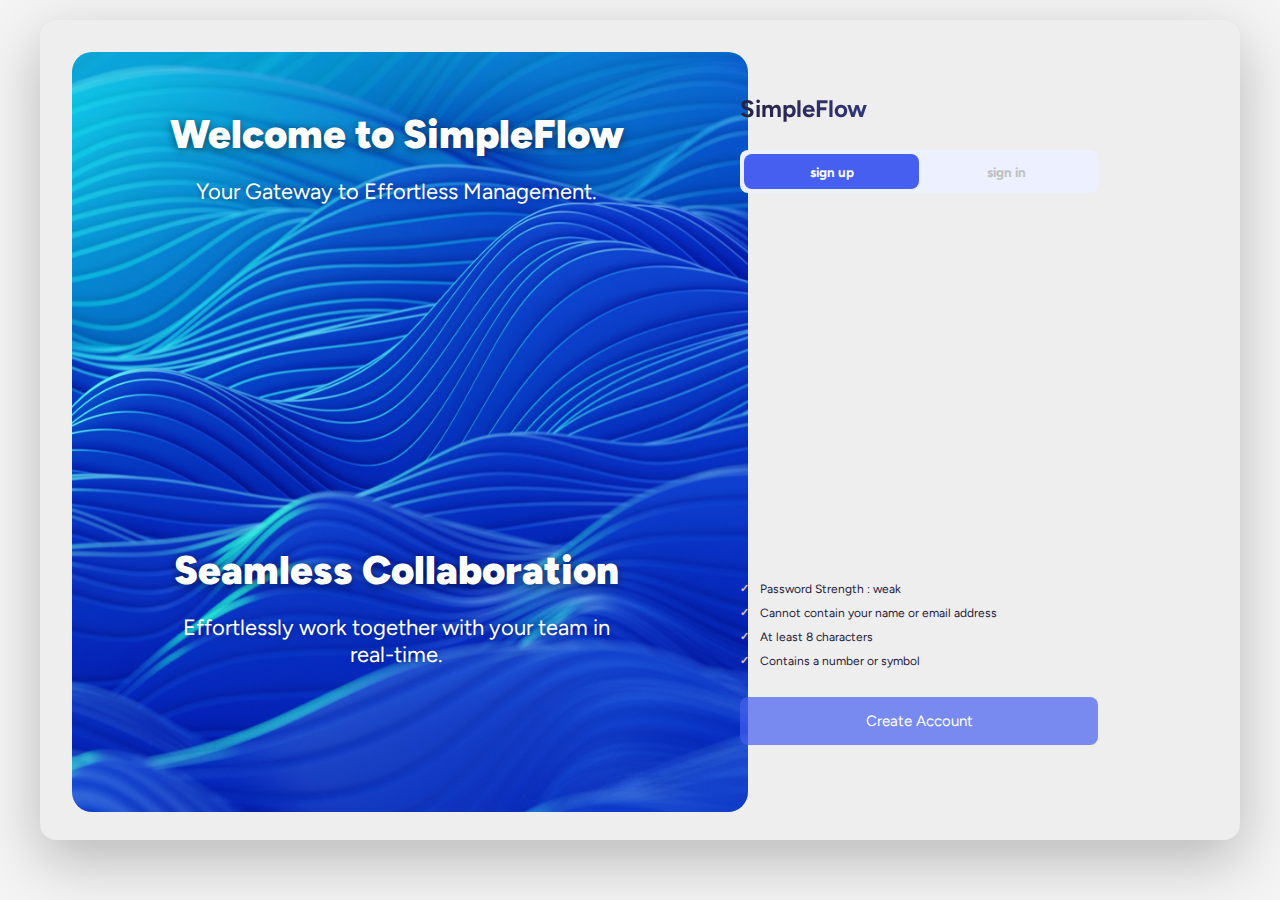
<file: index.html>
<!DOCTYPE html>
<html lang="en">
  <head>
    <meta charset="UTF-8" />
    <meta name="viewport" content="width=device-width, initial-scale=1.0" />
    <title>Login Page</title>
    <link rel="stylesheet" href="style/style.css" />
    <link
      href="https://fonts.googleapis.com/css2?family=Figtree:wght@400;500;700;900&display=swap"
      rel="stylesheet"
    />
  </head>
  <body>
    <div class="container">
      <div class="login-form">
        <!-- LEFT IMAGE -->
        <div class="login-form-image">
          <div class="login-form-image-text">
            <p class="login-form-image-text-title">Welcome to SimpleFlow</p>
            <p class="login-form-image-text-description">
              Your Gateway to Effortless Management.
            </p>
          </div>

          <img src="/image/d71a1f0106b82a54e324dce1346501dcbea0e315.jpg" alt="" />

          <div class="login-form-image-text-bottom">
            <p class="login-form-image-text-title">Seamless Collaboration</p>
            <p class="login-form-image-text-description">
              Effortlessly work together with your team in real-time.
            </p>
          </div>
        </div>

        <!-- RIGHT FORM -->
        <div class="login-form-input">
          <div class="title-form">
            <p>SimpleFlow</p>
          </div>

          <div class="main-btn-div">
            <div class="btn-login-form">
              <button class="btn-login">sign up</button>
              <button class="btn-reg">sign in</button>
            </div>
          </div>

          <form class="auth-form">
            <!-- Username -->
            <div class="input-group">
              <label>Username</label>
              <input
                type="text"
                class="username-input"
                placeholder="Pick a username"
              />

              <span class="error-text-validation">Username is required</span>
              <span class="error-text-validation">
                Username must be between 3 and 15 characters
              </span>
              <span class="error-text-validation">
                Username can only contain letters and numbers
              </span>
            </div>

            <!-- Full Name -->
            <div class="input-group">
              <label>Full Name</label>
              <input
                type="text"
                class="fullname-input"
                placeholder="Enter your full name"
              />

              <span class="error-text-validation">Full name is required</span>
              <span class="error-text-validation">
                Full name must be at least 3 characters long
              </span>
              <span class="error-text-validation">
                Full name can only contain letters and spaces
              </span>
            </div>

            <!-- Email -->
            <div class="input-group">
              <label>Email</label>
              <input
                type="email"
                class="email-input"
                placeholder="Enter your email address"
              />

              <span class="error-text-validation">Email is required</span>
              <span class="error-text-validation">
                Please enter a valid email address
              </span>
            </div>

            <!-- Password -->
            <div class="input-group">
              <label>Password</label>
              <a href="#">forgot password?</a>
              <input
                type="password"
                class="password-input"
                placeholder="Enter your password"
              />

              <span class="error-text-validation">Password is required</span>
              <span class="error-text-validation">Password is too weak</span>
              <span class="error-text-validation">
                Password must be at least 8 characters long
              </span>
              <span class="error-text-validation">
                Password must contain at least one number or symbol
              </span>
            </div>

            <!-- Password Checklist -->
            <div class="text-validate">
              <p>Password Strength : weak</p>
              <p>Cannot contain your name or email address</p>
              <p>At least 8 characters</p>
              <p>Contains a number or symbol</p>
            </div>

            <button type="submit" class="submit-btn">Create Account</button>
          </form>

          <p class="Successfully-text">Account Created Successfully!</p>
          <p class="Unsuccessfully-text">Account Created Unsuccessfully!</p>
        </div>
      </div>
    </div>

    <script src="js/script.js"></script>
  </body>
</html>
</file>
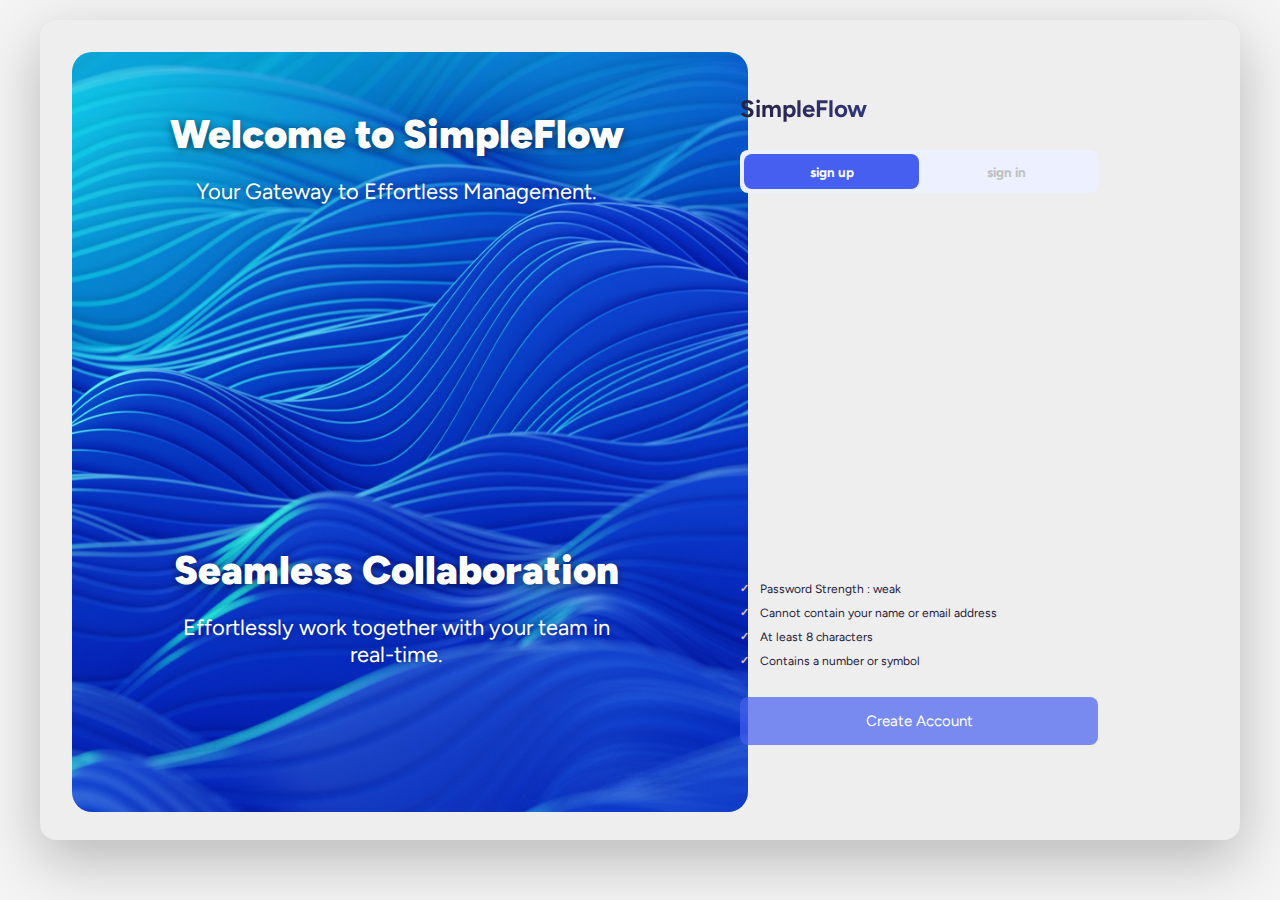
<file: project/index.html>
<!DOCTYPE html>
<html lang="en">
  <head>
    <meta charset="UTF-8" />
    <meta name="viewport" content="width=device-width, initial-scale=1.0" />
    <title>Login Page</title>
    <link rel="stylesheet" href="style/style.css" />
    <link
      href="https://fonts.googleapis.com/css2?family=Figtree:wght@400;500;700;900&display=swap"
      rel="stylesheet"
    />
  </head>
  <body>
    <div class="container">
      <div class="login-form">
        <!-- LEFT IMAGE -->
        <div class="login-form-image">
          <div class="login-form-image-text">
            <p class="login-form-image-text-title">Welcome to SimpleFlow</p>
            <p class="login-form-image-text-description">
              Your Gateway to Effortless Management.
            </p>
          </div>

          <img src="/project/image/d71a1f0106b82a54e324dce1346501dcbea0e315.jpg" alt="" />

          <div class="login-form-image-text-bottom">
            <p class="login-form-image-text-title">Seamless Collaboration</p>
            <p class="login-form-image-text-description">
              Effortlessly work together with your team in real-time.
            </p>
          </div>
        </div>

        <!-- RIGHT FORM -->
        <div class="login-form-input">
          <div class="title-form">
            <p>SimpleFlow</p>
          </div>

          <div class="main-btn-div">
            <div class="btn-login-form">
              <button class="btn-login">sign up</button>
              <button class="btn-reg">sign in</button>
            </div>
          </div>

          <form class="auth-form">
            <!-- Username -->
            <div class="input-group">
              <label>Username</label>
              <input
                type="text"
                class="username-input"
                placeholder="Pick a username"
              />

              <span class="error-text-validation">Username is required</span>
              <span class="error-text-validation">
                Username must be between 3 and 15 characters
              </span>
              <span class="error-text-validation">
                Username can only contain letters and numbers
              </span>
            </div>

            <!-- Full Name -->
            <div class="input-group">
              <label>Full Name</label>
              <input
                type="text"
                class="fullname-input"
                placeholder="Enter your full name"
              />

              <span class="error-text-validation">Full name is required</span>
              <span class="error-text-validation">
                Full name must be at least 3 characters long
              </span>
              <span class="error-text-validation">
                Full name can only contain letters and spaces
              </span>
            </div>

            <!-- Email -->
            <div class="input-group">
              <label>Email</label>
              <input
                type="email"
                class="email-input"
                placeholder="Enter your email address"
              />

              <span class="error-text-validation">Email is required</span>
              <span class="error-text-validation">
                Please enter a valid email address
              </span>
            </div>

            <!-- Password -->
            <div class="input-group">
              <label>Password</label>
              <a href="#">forgot password?</a>
              <input
                type="password"
                class="password-input"
                placeholder="Enter your password"
              />

              <span class="error-text-validation">Password is required</span>
              <span class="error-text-validation">Password is too weak</span>
              <span class="error-text-validation">
                Password must be at least 8 characters long
              </span>
              <span class="error-text-validation">
                Password must contain at least one number or symbol
              </span>
            </div>

            <!-- Password Checklist -->
            <div class="text-validate">
              <p>Password Strength : weak</p>
              <p>Cannot contain your name or email address</p>
              <p>At least 8 characters</p>
              <p>Contains a number or symbol</p>
            </div>

            <button type="submit" class="submit-btn">Create Account</button>
          </form>

          <p class="Successfully-text">Account Created Successfully!</p>
          <p class="Unsuccessfully-text">Account Created Unsuccessfully!</p>
        </div>
      </div>
    </div>

    <script src="/project/js/script.js"></script>
  </body>
</html>
</file>
<file: style/style.css>
/* انیمیشن‌های جدید */
@keyframes fadeInUp {
  from {
    opacity: 0;
    transform: translateY(20px);
  }
  to {
    opacity: 1;
    transform: translateY(0);
  }
}

@keyframes float {
  0%,
  100% {
    transform: translateY(0);
  }
  50% {
    transform: translateY(-10px);
  }
}

@keyframes shimmer {
  0% {
    background-position: -200% center;
  }
  100% {
    background-position: 200% center;
  }
}

@keyframes slideInFromLeft {
  from {
    opacity: 0;
    transform: translateX(-30px);
  }
  to {
    opacity: 1;
    transform: translateX(0);
  }
}

@keyframes slideInFromRight {
  from {
    opacity: 0;
    transform: translateX(30px);
  }
  to {
    opacity: 1;
    transform: translateX(0);
  }
}

@keyframes pulseGlow {
  0%,
  100% {
    box-shadow: 0 20px 60px rgba(0, 0, 0, 0.25);
  }
  50% {
    box-shadow: 0 20px 60px rgba(0, 0, 0, 0.25), 0 0 40px rgba(70, 95, 241, 0.2);
  }
}

@keyframes gradientShift {
  0% {
    background-position: 0% 50%;
  }
  50% {
    background-position: 100% 50%;
  }
  100% {
    background-position: 0% 50%;
  }
}

@keyframes buttonHover {
  0%,
  100% {
    transform: translateY(0);
  }
  50% {
    transform: translateY(-3px);
  }
}

@keyframes inputFocus {
  0%,
  100% {
    transform: translateY(0);
    box-shadow: 0px 4px 8px rgba(70, 95, 241, 0.1);
  }
  50% {
    transform: translateY(-2px);
    box-shadow: 0 0 0 3px rgba(107, 92, 255, 0.15),
      0 8px 16px rgba(70, 95, 241, 0.2);
  }
}

@keyframes textGlow {
  0%,
  100% {
    text-shadow: 0 0 10px rgba(255, 255, 255, 0.5);
  }
  50% {
    text-shadow: 0 0 20px rgba(255, 255, 255, 0.8);
  }
}

@keyframes checkmarkPulse {
  0%,
  100% {
    transform: scale(1);
    color: #c5c5c5;
  }
  50% {
    transform: scale(1.2);
    color: green;
  }
}

/* استایل اصلی با انیمیشن */
* {
  box-sizing: border-box;
  font-family: "Figtree", sans-serif;
}

body {
  background: #f4f4f4;
  animation: fadeInUp 0.8s ease-out;
}

.login-form {
  position: relative;
  background-color: #eeeeee;
  padding: 20px;
  border-radius: 16px;
  box-shadow: 0 20px 60px rgba(0, 0, 0, 0.25);
  width: 1400px;
  height: 820px;
  margin: 40px auto;
  animation: pulseGlow 3s ease-in-out infinite, fadeInUp 1s ease-out;
  overflow: hidden;
}

.login-form img {
  position: absolute;
  width: 676px;
  height: 760px;
  left: 32px;
  top: 32px;
  border-radius: 20px;
  object-fit: cover;
  animation: float 6s ease-in-out infinite;
  filter: brightness(1.05);
  transition: all 0.5s ease;
}

.login-form img:hover {
  animation: float 3s ease-in-out infinite;
  filter: brightness(1.1) contrast(1.1);
}

.login-form-image-text,
.login-form-image-text-bottom {
  position: absolute;
  left: 130px;
  width: 454px;
  text-align: center;
  z-index: 2;
  animation: slideInFromLeft 1s ease-out, textGlow 3s ease-in-out infinite;
}

.login-form-image-text {
  top: 50px;
  animation-delay: 0.3s;
}

.login-form-image-text-bottom {
  bottom: 150px;
  animation-delay: 0.5s;
}

.login-form-image-text-title {
  font-weight: 900;
  font-size: 40px;
  color: #ffffff;
  text-shadow: 0 2px 10px rgba(0, 0, 0, 0.5);
}

.login-form-image-text-description {
  margin-top: -20px;
  font-size: 22px;
  color: #ffffff;
  text-shadow: 0 1px 5px rgba(0, 0, 0, 0.3);
}

/* FORM SIDE */
.login-form-input {
  position: absolute;
  right: 120px;
  top: 50px;
  width: 380px;
  animation: slideInFromRight 1s ease-out 0.2s both;
}

.title-form p {
  font-size: 24px;
  font-weight: 700;
  color: #26203b;
  background: linear-gradient(45deg, #26203b, #465ff1, #6b5cff);
  background-size: 200% auto;
  -webkit-background-clip: text;
  -webkit-text-fill-color: transparent;
  background-clip: text;
  animation: gradientShift 3s ease infinite;
}

/* FORM TEXT */
.form-title {
  margin-top: 30px;
  font-size: 32px;
  font-weight: 900;
  color: #26203b;
  animation: fadeInUp 1s ease-out 0.4s both;
}

.form-subtitle {
  margin-bottom: 30px;
  color: #6f6b80;
  animation: fadeInUp 1s ease-out 0.5s both;
}

/* FORM */
.auth-form {
  display: flex;
  flex-direction: column;
  gap: 18px;
  animation: fadeInUp 1s ease-out 0.6s both;
}

.input-group {
  display: flex;
  flex-direction: column;
  gap: 6px;
  animation: fadeInUp 0.5s ease-out forwards;
  opacity: 0;
}

.input-group:nth-child(1) {
  animation-delay: 0.7s;
}
.input-group:nth-child(2) {
  animation-delay: 0.8s;
}
.input-group:nth-child(3) {
  animation-delay: 0.9s;
}
.input-group:nth-child(4) {
  animation-delay: 1s;
}

@keyframes fadeInUp {
  to {
    opacity: 1;
  }
}

.input-group label {
  width: 73px;
  height: 19px;
  font-family: "Figtree";
  font-style: normal;
  font-weight: 500;
  font-size: 16px;
  line-height: 19px;
  color: #26203b;
  flex: none;
  order: 0;
  flex-grow: 0;
  transition: all 0.3s ease;
}

.input-group:focus-within label {
  color: #6b5cff;
  transform: translateX(5px);
}

.input-group input {
  padding: 14px 16px;
  border-radius: 10px;
  border: 1px solid #ccc;
  font-size: 15px;
  transition: all 0.3s ease;
  border: 1px solid rgba(70, 95, 241, 0.4);
  box-shadow: 0px 4px 8px rgba(70, 95, 241, 0.1);
  animation: inputFocus 2s ease-in-out infinite;
}

.input-group a {
  position: absolute;
  right: 0;
  width: 97px;
  height: 14px;
  font-family: "Figtree";
  font-style: normal;
  font-weight: 400;
  font-size: 12px;
  line-height: 14px;
  text-decoration-line: underline;
  color: #9c9aa5;
  transition: all 0.3s ease;
}

.input-group a:hover {
  color: #6b5cff;
  transform: translateX(-5px);
}

.input-group input:focus {
  outline: none;
  border-color: #6b5cff;
  box-shadow: 0 0 0 3px rgba(107, 92, 255, 0.15);
  animation: inputFocus 0.3s ease-out forwards;
}

.input-group input:focus {
  animation: none;
  transform: translateY(-2px);
}

.submit-btn {
  display: flex;
  flex-direction: row;
  justify-content: center;
  align-items: center;
  padding: 10px 20px;
  gap: 8px;
  width: 358px;
  height: 48px;
  background: rgba(70, 95, 241, 0.7);
  border-radius: 8px;
  transition: all 0.4s;
  color: #ffffff;
  font-size: 15px;
  flex: none;
  order: 1;
  align-self: stretch;
  flex-grow: 0;
  border: 0;
  cursor: pointer;
  position: relative;
  overflow: hidden;
  animation: fadeInUp 1s ease-out 1.1s both;
}

.submit-btn::before {
  content: "";
  position: absolute;
  top: 0;
  left: -100%;
  width: 100%;
  height: 100%;
  background: linear-gradient(
    90deg,
    transparent,
    rgba(255, 255, 255, 0.2),
    transparent
  );
  transition: left 0.6s;
}

.submit-btn:hover::before {
  left: 100%;
}

.submit-btn:hover {
  transform: translateY(-2px);
  box-shadow: 0 10px 30px rgba(108, 92, 255, 0.432);
  background: rgb(70, 96, 241);
  animation: buttonHover 0.5s ease-in-out;
}

.login-link {
  margin-top: 18px;
  font-size: 14px;
  color: #555;
  animation: fadeInUp 1s ease-out 1.2s both;
}

.login-link span {
  color: #6b5cff;
  font-weight: 700;
  cursor: pointer;
  transition: all 0.3s ease;
}

.login-link span:hover {
  text-shadow: 0 0 10px rgba(107, 92, 255, 0.3);
}

.main-btn-div {
  height: 60px;
  width: auto;
  animation: fadeInUp 1s ease-out 0.3s both;
}

.btn-login-form {
  display: flex;
  flex-direction: row;
  align-items: flex-start;
  padding: 4px;
  position: absolute;
  width: 358px;
  height: 43px;
  left: 0px;
  top: 80px;
  background: #ecf0ff;
  border-radius: 8px;
  animation: fadeInUp 0.8s ease-out 0.4s both;
  transition: all 0.3s ease;
}

.btn-login-form:hover {
  transform: translateY(-2px);
  box-shadow: 0 8px 20px rgba(70, 95, 241, 0.15);
}

.btn-login-form button {
  font-weight: bold;
  border: 0;
  transition: all 0.3s ease;
}

.btn-login-form .btn-login {
  display: flex;
  flex-direction: row;
  justify-content: center;
  align-items: center;
  padding: 8px 20px;
  gap: 10px;
  color: white;
  width: 175px;
  height: 35px;
  background: #465ff1;
  border-radius: 8px;
  flex: none;
  order: 0;
  flex-grow: 1;
  position: relative;
  overflow: hidden;
}

.btn-login-form .btn-login::after {
  content: "";
  position: absolute;
  top: 0;
  left: -100%;
  width: 100%;
  height: 100%;
  background: linear-gradient(
    90deg,
    transparent,
    rgba(255, 255, 255, 0.2),
    transparent
  );
  transition: left 0.5s;
}

.btn-login-form .btn-login:hover::after {
  left: 100%;
}

.btn-login-form .btn-reg {
  display: flex;
  flex-direction: row;
  justify-content: center;
  align-items: center;
  padding: 8px 20px;
  gap: 10px;
  width: 175px;
  height: 35px;
  color: silver;
  background: #ecf0ff;
  border-radius: 8px;
  flex: none;
  order: 1;
  flex-grow: 1;
}

.btn-login-form .btn-reg:hover {
  color: #6b5cff;
  background: rgba(70, 95, 241, 0.1);
}

.text-validate {
  animation: fadeInUp 1s ease-out 1s both;
}

.text-validate p {
  width: 297px;
  min-height: 12px;
  font-family: "Figtree";
  font-style: normal;
  font-weight: 400;
  font-size: 12px;
  line-height: 100%;
  display: flex;
  align-items: center;
  gap: 6px;
  color: #26203b;
  flex: none;
  order: 1;
  flex-grow: 1;
  transition: all 0.3s ease;
}

.text-validate p::before {
  content: "✓";
  font-size: 11px;
  font-weight: 700;
  flex-shrink: 0;
  color: #c5c5c5;
  margin-right: 5px;
  transition: all 0.3s ease;
}

.text-validate p:hover::before {
  animation: checkmarkPulse 1s ease-in-out;
}

/* کلاس سبز */
.text-validate p.green::before {
  color: green;
  animation: checkmarkPulse 2s infinite;
}

/* کلاس قرمز */
.text-validate p.red::before {
  color: red;
  animation: checkmarkPulse 0.5s ease-in-out 3;
}

.Successfully-text {
  position: absolute;
  right: 85px;
  font-family: "Figtree";
  font-style: normal;
  font-weight: 600;
  font-size: 16px;
  line-height: 100%;
  display: none;
  align-items: center;
  text-align: center;
  color: #15803d;
  animation: fadeInUp 0.5s ease-out, float 3s ease-in-out infinite;
}

.Unsuccessfully-text {
  position: absolute;
  right: 85px;
  font-family: "Figtree";
  font-style: normal;
  font-weight: 600;
  font-size: 16px;
  line-height: 100%;
  display: none;
  align-items: center;
  text-align: center;
  color: #ff0000;
  animation: fadeInUp 0.5s ease-out, float 3s ease-in-out infinite;
}

.error-text-validation {
  width: 303px;
  height: 17px;
  font-family: "Figtree";
  font-style: normal;
  font-weight: 500;
  font-size: 14px;
  line-height: 17px;
  color: #dc2626;
  flex: none;
  order: 0;
  flex-grow: 0;
  display: none;
  animation: fadeInUp 0.3s ease-out, shimmer 1s ease-in-out;
}

.error-text-validation.show {
  display: block;
}

.green {
  color: green !important;
}

.red {
  color: red !important;
}

/* افکت بارگذاری */
.loading {
  background: linear-gradient(90deg, #f0f0f0 25%, #e0e0e0 50%, #f0f0f0 75%);
  background-size: 200% 100%;
  animation: shimmer 1.5s infinite;
}

/* افکت شناور برای کل فرم */
@keyframes formFloat {
  0%,
  100% {
    transform: translateY(0);
  }
  50% {
    transform: translateY(-5px);
  }
}

.login-form {
  animation: fadeInUp 1s ease-out, pulseGlow 3s ease-in-out infinite,
    formFloat 6s ease-in-out infinite;
}

/* ریسپانسیو */
@media (max-width: 1400px) {
  .login-form {
    width: 95%;
    margin: 20px auto;
  }
}

/* افکت‌های ویژه برای نمایش */
.show {
  display: block !important;
  animation: fadeInUp 0.5s ease-out !important;
}
</file>
<file: project/style/style.css>
/* انیمیشن‌های جدید */
@keyframes fadeInUp {
  from {
    opacity: 0;
    transform: translateY(20px);
  }
  to {
    opacity: 1;
    transform: translateY(0);
  }
}

@keyframes float {
  0%,
  100% {
    transform: translateY(0);
  }
  50% {
    transform: translateY(-10px);
  }
}

@keyframes shimmer {
  0% {
    background-position: -200% center;
  }
  100% {
    background-position: 200% center;
  }
}

@keyframes slideInFromLeft {
  from {
    opacity: 0;
    transform: translateX(-30px);
  }
  to {
    opacity: 1;
    transform: translateX(0);
  }
}

@keyframes slideInFromRight {
  from {
    opacity: 0;
    transform: translateX(30px);
  }
  to {
    opacity: 1;
    transform: translateX(0);
  }
}

@keyframes pulseGlow {
  0%,
  100% {
    box-shadow: 0 20px 60px rgba(0, 0, 0, 0.25);
  }
  50% {
    box-shadow: 0 20px 60px rgba(0, 0, 0, 0.25), 0 0 40px rgba(70, 95, 241, 0.2);
  }
}

@keyframes gradientShift {
  0% {
    background-position: 0% 50%;
  }
  50% {
    background-position: 100% 50%;
  }
  100% {
    background-position: 0% 50%;
  }
}

@keyframes buttonHover {
  0%,
  100% {
    transform: translateY(0);
  }
  50% {
    transform: translateY(-3px);
  }
}

@keyframes inputFocus {
  0%,
  100% {
    transform: translateY(0);
    box-shadow: 0px 4px 8px rgba(70, 95, 241, 0.1);
  }
  50% {
    transform: translateY(-2px);
    box-shadow: 0 0 0 3px rgba(107, 92, 255, 0.15),
      0 8px 16px rgba(70, 95, 241, 0.2);
  }
}

@keyframes textGlow {
  0%,
  100% {
    text-shadow: 0 0 10px rgba(255, 255, 255, 0.5);
  }
  50% {
    text-shadow: 0 0 20px rgba(255, 255, 255, 0.8);
  }
}

@keyframes checkmarkPulse {
  0%,
  100% {
    transform: scale(1);
    color: #c5c5c5;
  }
  50% {
    transform: scale(1.2);
    color: green;
  }
}

/* استایل اصلی با انیمیشن */
* {
  box-sizing: border-box;
  font-family: "Figtree", sans-serif;
}

body {
  background: #f4f4f4;
  animation: fadeInUp 0.8s ease-out;
}

.login-form {
  position: relative;
  background-color: #eeeeee;
  padding: 20px;
  border-radius: 16px;
  box-shadow: 0 20px 60px rgba(0, 0, 0, 0.25);
  width: 1400px;
  height: 820px;
  margin: 40px auto;
  animation: pulseGlow 3s ease-in-out infinite, fadeInUp 1s ease-out;
  overflow: hidden;
}

.login-form img {
  position: absolute;
  width: 676px;
  height: 760px;
  left: 32px;
  top: 32px;
  border-radius: 20px;
  object-fit: cover;
  animation: float 6s ease-in-out infinite;
  filter: brightness(1.05);
  transition: all 0.5s ease;
}

.login-form img:hover {
  animation: float 3s ease-in-out infinite;
  filter: brightness(1.1) contrast(1.1);
}

.login-form-image-text,
.login-form-image-text-bottom {
  position: absolute;
  left: 130px;
  width: 454px;
  text-align: center;
  z-index: 2;
  animation: slideInFromLeft 1s ease-out, textGlow 3s ease-in-out infinite;
}

.login-form-image-text {
  top: 50px;
  animation-delay: 0.3s;
}

.login-form-image-text-bottom {
  bottom: 150px;
  animation-delay: 0.5s;
}

.login-form-image-text-title {
  font-weight: 900;
  font-size: 40px;
  color: #ffffff;
  text-shadow: 0 2px 10px rgba(0, 0, 0, 0.5);
}

.login-form-image-text-description {
  margin-top: -20px;
  font-size: 22px;
  color: #ffffff;
  text-shadow: 0 1px 5px rgba(0, 0, 0, 0.3);
}

/* FORM SIDE */
.login-form-input {
  position: absolute;
  right: 120px;
  top: 50px;
  width: 380px;
  animation: slideInFromRight 1s ease-out 0.2s both;
}

.title-form p {
  font-size: 24px;
  font-weight: 700;
  color: #26203b;
  background: linear-gradient(45deg, #26203b, #465ff1, #6b5cff);
  background-size: 200% auto;
  -webkit-background-clip: text;
  -webkit-text-fill-color: transparent;
  background-clip: text;
  animation: gradientShift 3s ease infinite;
}

/* FORM TEXT */
.form-title {
  margin-top: 30px;
  font-size: 32px;
  font-weight: 900;
  color: #26203b;
  animation: fadeInUp 1s ease-out 0.4s both;
}

.form-subtitle {
  margin-bottom: 30px;
  color: #6f6b80;
  animation: fadeInUp 1s ease-out 0.5s both;
}

/* FORM */
.auth-form {
  display: flex;
  flex-direction: column;
  gap: 18px;
  animation: fadeInUp 1s ease-out 0.6s both;
}

.input-group {
  display: flex;
  flex-direction: column;
  gap: 6px;
  animation: fadeInUp 0.5s ease-out forwards;
  opacity: 0;
}

.input-group:nth-child(1) {
  animation-delay: 0.7s;
}
.input-group:nth-child(2) {
  animation-delay: 0.8s;
}
.input-group:nth-child(3) {
  animation-delay: 0.9s;
}
.input-group:nth-child(4) {
  animation-delay: 1s;
}

@keyframes fadeInUp {
  to {
    opacity: 1;
  }
}

.input-group label {
  width: 73px;
  height: 19px;
  font-family: "Figtree";
  font-style: normal;
  font-weight: 500;
  font-size: 16px;
  line-height: 19px;
  color: #26203b;
  flex: none;
  order: 0;
  flex-grow: 0;
  transition: all 0.3s ease;
}

.input-group:focus-within label {
  color: #6b5cff;
  transform: translateX(5px);
}

.input-group input {
  padding: 14px 16px;
  border-radius: 10px;
  border: 1px solid #ccc;
  font-size: 15px;
  transition: all 0.3s ease;
  border: 1px solid rgba(70, 95, 241, 0.4);
  box-shadow: 0px 4px 8px rgba(70, 95, 241, 0.1);
  animation: inputFocus 2s ease-in-out infinite;
}

.input-group a {
  position: absolute;
  right: 0;
  width: 97px;
  height: 14px;
  font-family: "Figtree";
  font-style: normal;
  font-weight: 400;
  font-size: 12px;
  line-height: 14px;
  text-decoration-line: underline;
  color: #9c9aa5;
  transition: all 0.3s ease;
}

.input-group a:hover {
  color: #6b5cff;
  transform: translateX(-5px);
}

.input-group input:focus {
  outline: none;
  border-color: #6b5cff;
  box-shadow: 0 0 0 3px rgba(107, 92, 255, 0.15);
  animation: inputFocus 0.3s ease-out forwards;
}

.input-group input:focus {
  animation: none;
  transform: translateY(-2px);
}

.submit-btn {
  display: flex;
  flex-direction: row;
  justify-content: center;
  align-items: center;
  padding: 10px 20px;
  gap: 8px;
  width: 358px;
  height: 48px;
  background: rgba(70, 95, 241, 0.7);
  border-radius: 8px;
  transition: all 0.4s;
  color: #ffffff;
  font-size: 15px;
  flex: none;
  order: 1;
  align-self: stretch;
  flex-grow: 0;
  border: 0;
  cursor: pointer;
  position: relative;
  overflow: hidden;
  animation: fadeInUp 1s ease-out 1.1s both;
}

.submit-btn::before {
  content: "";
  position: absolute;
  top: 0;
  left: -100%;
  width: 100%;
  height: 100%;
  background: linear-gradient(
    90deg,
    transparent,
    rgba(255, 255, 255, 0.2),
    transparent
  );
  transition: left 0.6s;
}

.submit-btn:hover::before {
  left: 100%;
}

.submit-btn:hover {
  transform: translateY(-2px);
  box-shadow: 0 10px 30px rgba(108, 92, 255, 0.432);
  background: rgb(70, 96, 241);
  animation: buttonHover 0.5s ease-in-out;
}

.login-link {
  margin-top: 18px;
  font-size: 14px;
  color: #555;
  animation: fadeInUp 1s ease-out 1.2s both;
}

.login-link span {
  color: #6b5cff;
  font-weight: 700;
  cursor: pointer;
  transition: all 0.3s ease;
}

.login-link span:hover {
  text-shadow: 0 0 10px rgba(107, 92, 255, 0.3);
}

.main-btn-div {
  height: 60px;
  width: auto;
  animation: fadeInUp 1s ease-out 0.3s both;
}

.btn-login-form {
  display: flex;
  flex-direction: row;
  align-items: flex-start;
  padding: 4px;
  position: absolute;
  width: 358px;
  height: 43px;
  left: 0px;
  top: 80px;
  background: #ecf0ff;
  border-radius: 8px;
  animation: fadeInUp 0.8s ease-out 0.4s both;
  transition: all 0.3s ease;
}

.btn-login-form:hover {
  transform: translateY(-2px);
  box-shadow: 0 8px 20px rgba(70, 95, 241, 0.15);
}

.btn-login-form button {
  font-weight: bold;
  border: 0;
  transition: all 0.3s ease;
}

.btn-login-form .btn-login {
  display: flex;
  flex-direction: row;
  justify-content: center;
  align-items: center;
  padding: 8px 20px;
  gap: 10px;
  color: white;
  width: 175px;
  height: 35px;
  background: #465ff1;
  border-radius: 8px;
  flex: none;
  order: 0;
  flex-grow: 1;
  position: relative;
  overflow: hidden;
}

.btn-login-form .btn-login::after {
  content: "";
  position: absolute;
  top: 0;
  left: -100%;
  width: 100%;
  height: 100%;
  background: linear-gradient(
    90deg,
    transparent,
    rgba(255, 255, 255, 0.2),
    transparent
  );
  transition: left 0.5s;
}

.btn-login-form .btn-login:hover::after {
  left: 100%;
}

.btn-login-form .btn-reg {
  display: flex;
  flex-direction: row;
  justify-content: center;
  align-items: center;
  padding: 8px 20px;
  gap: 10px;
  width: 175px;
  height: 35px;
  color: silver;
  background: #ecf0ff;
  border-radius: 8px;
  flex: none;
  order: 1;
  flex-grow: 1;
}

.btn-login-form .btn-reg:hover {
  color: #6b5cff;
  background: rgba(70, 95, 241, 0.1);
}

.text-validate {
  animation: fadeInUp 1s ease-out 1s both;
}

.text-validate p {
  width: 297px;
  min-height: 12px;
  font-family: "Figtree";
  font-style: normal;
  font-weight: 400;
  font-size: 12px;
  line-height: 100%;
  display: flex;
  align-items: center;
  gap: 6px;
  color: #26203b;
  flex: none;
  order: 1;
  flex-grow: 1;
  transition: all 0.3s ease;
}

.text-validate p::before {
  content: "✓";
  font-size: 11px;
  font-weight: 700;
  flex-shrink: 0;
  color: #c5c5c5;
  margin-right: 5px;
  transition: all 0.3s ease;
}

.text-validate p:hover::before {
  animation: checkmarkPulse 1s ease-in-out;
}

/* کلاس سبز */
.text-validate p.green::before {
  color: green;
  animation: checkmarkPulse 2s infinite;
}

/* کلاس قرمز */
.text-validate p.red::before {
  color: red;
  animation: checkmarkPulse 0.5s ease-in-out 3;
}

.Successfully-text {
  position: absolute;
  right: 85px;
  font-family: "Figtree";
  font-style: normal;
  font-weight: 600;
  font-size: 16px;
  line-height: 100%;
  display: none;
  align-items: center;
  text-align: center;
  color: #15803d;
  animation: fadeInUp 0.5s ease-out, float 3s ease-in-out infinite;
}

.Unsuccessfully-text {
  position: absolute;
  right: 85px;
  font-family: "Figtree";
  font-style: normal;
  font-weight: 600;
  font-size: 16px;
  line-height: 100%;
  display: none;
  align-items: center;
  text-align: center;
  color: #ff0000;
  animation: fadeInUp 0.5s ease-out, float 3s ease-in-out infinite;
}

.error-text-validation {
  width: 303px;
  height: 17px;
  font-family: "Figtree";
  font-style: normal;
  font-weight: 500;
  font-size: 14px;
  line-height: 17px;
  color: #dc2626;
  flex: none;
  order: 0;
  flex-grow: 0;
  display: none;
  animation: fadeInUp 0.3s ease-out, shimmer 1s ease-in-out;
}

.error-text-validation.show {
  display: block;
}

.green {
  color: green !important;
}

.red {
  color: red !important;
}

/* افکت بارگذاری */
.loading {
  background: linear-gradient(90deg, #f0f0f0 25%, #e0e0e0 50%, #f0f0f0 75%);
  background-size: 200% 100%;
  animation: shimmer 1.5s infinite;
}

/* افکت شناور برای کل فرم */
@keyframes formFloat {
  0%,
  100% {
    transform: translateY(0);
  }
  50% {
    transform: translateY(-5px);
  }
}

.login-form {
  animation: fadeInUp 1s ease-out, pulseGlow 3s ease-in-out infinite,
    formFloat 6s ease-in-out infinite;
}

/* ریسپانسیو */
@media (max-width: 1400px) {
  .login-form {
    width: 95%;
    margin: 20px auto;
  }
}

/* افکت‌های ویژه برای نمایش */
.show {
  display: block !important;
  animation: fadeInUp 0.5s ease-out !important;
}
</file>
